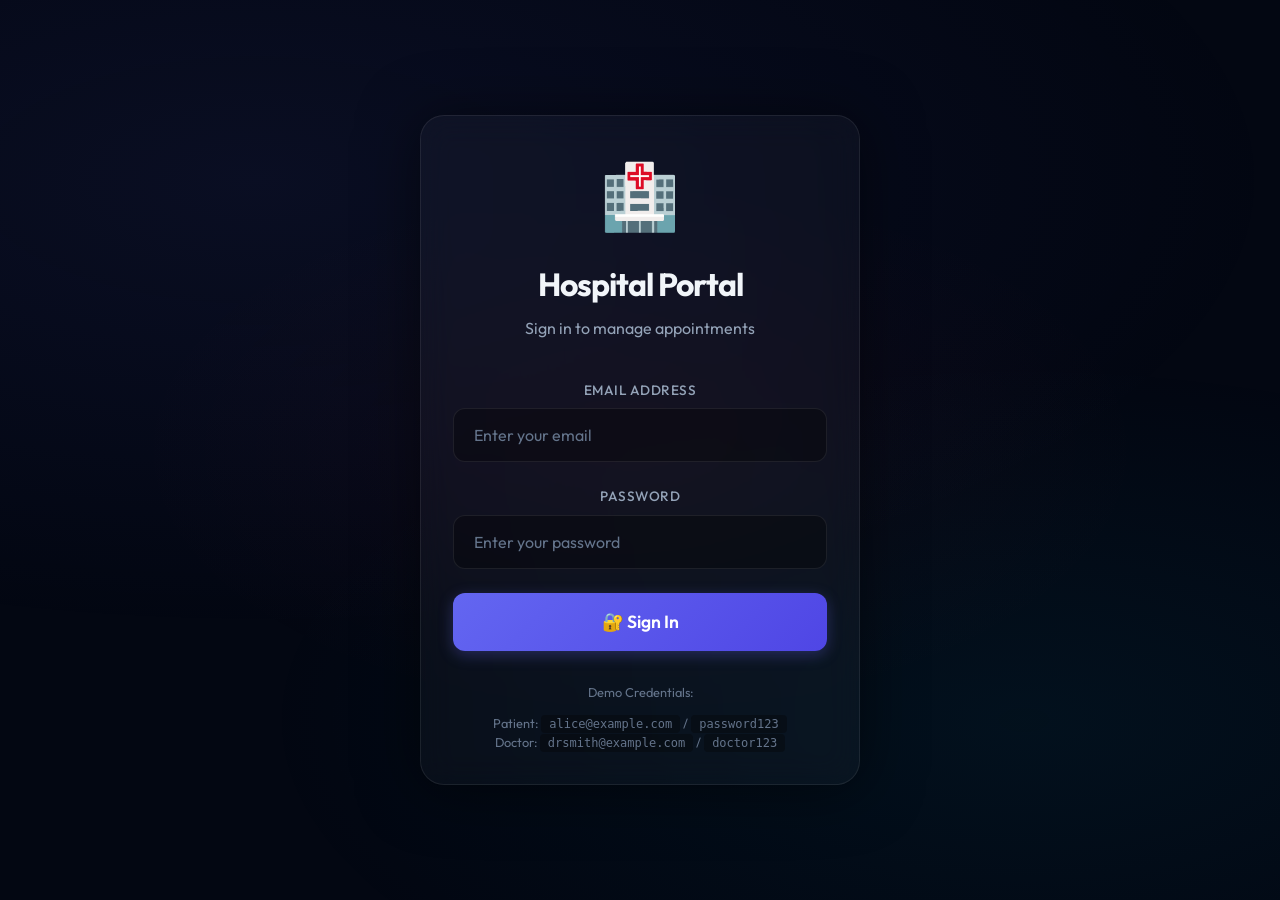
<file: Hos cap/test-frontend/index.html>
<!doctype html>
<html lang="en">
  <head>
    <meta charset="UTF-8" />
    <meta name="viewport" content="width=device-width, initial-scale=1.0" />
    <title>FCM Notification Tester</title>
    <style>
      body {
        font-family: sans-serif;
        max-width: 600px;
        margin: 40px auto;
        padding: 20px;
        line-height: 1.6;
        background-color: #f4f7f6;
      }
      .card {
        background: white;
        padding: 20px;
        border-radius: 8px;
        box-shadow: 0 2px 10px rgba(0, 0, 0, 0.1);
      }
      h1 {
        color: #333;
        margin-top: 0;
      }
      button {
        background: #007bff;
        color: white;
        border: none;
        padding: 10px 20px;
        border-radius: 4px;
        cursor: pointer;
        font-size: 16px;
        margin-right: 10px;
      }
      button:hover {
        background: #0056b3;
      }
      button:disabled {
        background: #ccc;
        cursor: not-allowed;
      }
      pre {
        background: #eee;
        padding: 10px;
        border-radius: 4px;
        overflow-x: auto;
        white-space: pre-wrap;
        word-wrap: break-word;
        font-size: 12px;
      }
      .status {
        margin-bottom: 20px;
        font-weight: bold;
      }
      .error {
        color: #d9534f;
      }
      .success {
        color: #5cb85c;
      }
      .info {
        color: #5bc0de;
      }
      input {
        padding: 8px;
        width: 100%;
        box-sizing: border-box;
        margin-bottom: 10px;
        border: 1px solid #ddd;
        border-radius: 4px;
      }
    </style>
  </head>
  <body>
    <div class="card">
      <h1>🔔 FCM Tester</h1>

      <div id="status" class="status info">Initializing Firebase...</div>

      <div style="margin-bottom: 20px">
        <label for="vapidKey"
          ><strong>VAPID Key (Web Push Certificates):</strong></label
        >
        <input
          type="text"
          id="vapidKey"
          placeholder="Paste your VAPID key here from Firebase Console..."
        />
        <p style="font-size: 12px; color: #666">
          Find this in Firebase Console > Project Settings > Cloud Messaging >
          Web Push certificates.
        </p>
      </div>

      <div style="margin-bottom: 20px">
        <label for="userId"><strong>User ID (for registration):</strong></label>
        <input type="number" id="userId" value="1" />
      </div>

      <button id="btnPermission">1. Request Permission & Get Token</button>

      <div style="margin-top: 20px">
        <strong>FCM Token:</strong>
        <pre id="token">No token yet.</pre>
      </div>

      <div style="margin-top: 20px">
        <strong>Logs:</strong>
        <pre id="logs" style="max-height: 200px; overflow-y: auto">
Waiting for actions...</pre
        >
      </div>
    </div>

    <script>
      // ── Auth Gate ──────────────────────────────────────────────────
      const userData = sessionStorage.getItem('user');
      if (!userData) {
          window.location.href = 'login.html';
      } else {
          const user = JSON.parse(userData);
          window.location.href = user.role === 'DOCTOR' ? 'doctor-dashboard.html' : 'patient-dashboard.html';
      }
    </script>
    <script type="module">
      import { initializeApp } from "https://www.gstatic.com/firebasejs/10.12.0/firebase-app.js";
      import {
        getMessaging,
        getToken,
        onMessage,
      } from "https://www.gstatic.com/firebasejs/10.12.0/firebase-messaging.js";

      // Your Firebase configuration
      const firebaseConfig = {
        apiKey: "AIzaSyBH78ReQl2cYXl8GQrxrHdv6sD7XrxUgiQ",
        authDomain: "hospital-app-db.firebaseapp.com",
        projectId: "hospital-app-db",
        storageBucket: "hospital-app-db.firebasestorage.app",
        messagingSenderId: "1001387124445",
        appId: "1:1001387124445:web:29fcd53656252e2867dd34",
        measurementId: "G-CLEXPZ4P0P",
      };

      // Initialize Firebase
      const app = initializeApp(firebaseConfig);
      const messaging = getMessaging(app);

      const statusEl = document.getElementById("status");
      const tokenEl = document.getElementById("token");
      const logsEl = document.getElementById("logs");
      const vapidKeyInput = document.getElementById("vapidKey");
      const userIdInput = document.getElementById("userId");
      const btnPermission = document.getElementById("btnPermission");

      function log(message, type = "") {
        const span = document.createElement("div");
        span.className = type;
        span.textContent = `[${new Date().toLocaleTimeString()}] ${message}`;
        logsEl.prepend(span);
        console.log(message);
      }

      statusEl.textContent = "Firebase Ready.";
      statusEl.className = "status success";

      // Handle Foreground Messages
      onMessage(messaging, (payload) => {
        log("Foreground notification received!", "success");
        console.log("Payload:", payload);

        // Show native notification if allowed
        if (Notification.permission === "granted") {
          new Notification(payload.notification.title, {
            body: payload.notification.body,
            icon: "https://cdn-icons-png.flaticon.com/512/182/182836.png",
          });
        }
      });

      btnPermission.addEventListener("click", async () => {
        const vapidKey = vapidKeyInput.value.trim();
        const userId = userIdInput.value;

        if (!vapidKey) {
          alert("Please enter your VAPID Key from Firebase Console!");
          return;
        }

        try {
          statusEl.textContent = "Requesting permission...";
          statusEl.className = "status info";

          const permission = await Notification.requestPermission();
          if (permission === "granted") {
            log("Permission granted.");

            statusEl.textContent = "Getting FCM token...";
            const token = await getToken(messaging, { vapidKey });

            if (token) {
              tokenEl.textContent = token;
              log("FCM Token received successfully.", "success");

              // Register with backend
              statusEl.textContent = "Registering token with backend...";
              await registerWithBackend(userId, token);
            } else {
              log(
                "No registration token available. Request permission to generate one.",
                "error",
              );
            }
          } else {
            log("Permission denied.", "error");
            statusEl.textContent = "Permission denied.";
            statusEl.className = "status error";
          }
        } catch (err) {
          log("Error: " + err.message, "error");
          statusEl.textContent = "Failed.";
          statusEl.className = "status error";
        }
      });

      async function registerWithBackend(userId, token) {
        try {
          const response = await fetch(
            `http://localhost:8000/devices/register?user_id=${userId}`,
            {
              method: "POST",
              headers: { "Content-Type": "application/json" },
              body: JSON.stringify({ token }),
            },
          );

          if (response.ok) {
            log(
              "Token registered with backend (user " + userId + ").",
              "success",
            );
            statusEl.textContent = "Ready for notifications!";
            statusEl.className = "status success";
          } else {
            const data = await response.json();
            log("Backend error: " + (data.detail || "Unknown error"), "error");
            statusEl.textContent = "Backend Error.";
            statusEl.className = "status error";
          }
        } catch (err) {
          log("Failed to connect to backend: " + err.message, "error");
          statusEl.textContent = "Backend Connection Failed.";
          statusEl.className = "status error";
        }
      }
    </script>
  </body>
</html>
</file>
<file: Hos cap/test-frontend/styles.css>
/* ═══════════════════════════════════════════════════════════════════
   Hospital Appointment System — Shared Design System
   ═══════════════════════════════════════════════════════════════════ */

@import url("https://fonts.googleapis.com/css2?family=Outfit:wght@300;400;500;600;700&display=swap");

:root {
  --primary: #6366f1;
  --primary-glow: rgba(99, 102, 241, 0.3);
  --secondary: #4f46e5;
  --accent: #f43f5e;
  --accent-glow: rgba(244, 63, 94, 0.3);
  --success: #22c55e;
  --success-glow: rgba(34, 197, 94, 0.2);
  --warning: #eab308;
  --warning-glow: rgba(234, 179, 8, 0.2);
  --doctor: #06b6d4;
  --doctor-glow: rgba(6, 182, 212, 0.3);

  --bg-deep: #030712;
  --bg: #0f172a;
  --bg-card: rgba(15, 23, 42, 0.6);
  --glass: rgba(255, 255, 255, 0.03);
  --glass-border: rgba(255, 255, 255, 0.08);
  --glass-hover: rgba(255, 255, 255, 0.06);
  --text: #f1f5f9;
  --text-muted: #94a3b8;
  --text-dim: #64748b;

  --radius-sm: 8px;
  --radius-md: 12px;
  --radius-lg: 20px;
  --radius-xl: 24px;
  --radius-pill: 9999px;

  --shadow: 0 4px 60px rgba(0, 0, 0, 0.5);
  --shadow-glow-primary: 0 0 40px var(--primary-glow);
  --shadow-glow-accent: 0 0 40px var(--accent-glow);
}

*,
*::before,
*::after {
  box-sizing: border-box;
  margin: 0;
  padding: 0;
}

body {
  font-family:
    "Outfit",
    -apple-system,
    BlinkMacSystemFont,
    sans-serif;
  background: var(--bg-deep);
  color: var(--text);
  min-height: 100vh;
  line-height: 1.5;
  -webkit-font-smoothing: antialiased;
}

/* ─── Animated Background ──────────────────────────────────────── */
body::before {
  content: "";
  position: fixed;
  inset: 0;
  background:
    radial-gradient(
      ellipse 80% 50% at 20% 20%,
      rgba(99, 102, 241, 0.08),
      transparent
    ),
    radial-gradient(
      ellipse 60% 40% at 80% 80%,
      rgba(6, 182, 212, 0.06),
      transparent
    ),
    radial-gradient(
      ellipse 40% 30% at 50% 50%,
      rgba(244, 63, 94, 0.04),
      transparent
    );
  z-index: 0;
  pointer-events: none;
}

/* ─── Layout ───────────────────────────────────────────────────── */
.page-container {
  position: relative;
  z-index: 1;
  max-width: 1200px;
  margin: 0 auto;
  padding: 2rem;
}

/* ─── Header ───────────────────────────────────────────────────── */
.app-header {
  display: flex;
  justify-content: space-between;
  align-items: center;
  padding: 1.5rem 2rem;
  background: var(--glass);
  backdrop-filter: blur(20px);
  border: 1px solid var(--glass-border);
  border-radius: var(--radius-xl);
  margin-bottom: 2rem;
}

.app-header .logo {
  display: flex;
  align-items: center;
  gap: 0.75rem;
  font-size: 1.5rem;
  font-weight: 700;
  letter-spacing: -0.5px;
}

.app-header .logo-icon {
  font-size: 2rem;
}

.app-header .user-info {
  display: flex;
  align-items: center;
  gap: 1rem;
}

.app-header .user-name {
  font-weight: 500;
  color: var(--text-muted);
}

.app-header .user-role {
  padding: 0.3rem 0.8rem;
  border-radius: var(--radius-pill);
  font-size: 0.7rem;
  font-weight: 700;
  text-transform: uppercase;
  letter-spacing: 0.5px;
}

.role-patient {
  background: var(--primary-glow);
  color: var(--primary);
  border: 1px solid rgba(99, 102, 241, 0.3);
}
.role-doctor {
  background: var(--doctor-glow);
  color: var(--doctor);
  border: 1px solid rgba(6, 182, 212, 0.3);
}

/* ─── Cards ────────────────────────────────────────────────────── */
.card {
  background: var(--glass);
  backdrop-filter: blur(16px);
  border: 1px solid var(--glass-border);
  border-radius: var(--radius-xl);
  padding: 2rem;
  box-shadow: var(--shadow);
  transition:
    transform 0.3s ease,
    box-shadow 0.3s ease;
}

.card:hover {
  transform: translateY(-2px);
  box-shadow:
    var(--shadow),
    0 0 20px rgba(255, 255, 255, 0.02);
}

.card-title {
  display: flex;
  align-items: center;
  gap: 0.75rem;
  font-size: 1.25rem;
  font-weight: 600;
  margin-bottom: 1.5rem;
  padding-bottom: 1rem;
  border-bottom: 1px solid var(--glass-border);
}

.card-title .icon {
  font-size: 1.5rem;
}

/* ─── Buttons ──────────────────────────────────────────────────── */
.btn {
  display: inline-flex;
  align-items: center;
  justify-content: center;
  gap: 0.5rem;
  padding: 0.85rem 1.5rem;
  border: none;
  border-radius: var(--radius-md);
  font-family: inherit;
  font-size: 0.95rem;
  font-weight: 600;
  cursor: pointer;
  transition: all 0.25s cubic-bezier(0.175, 0.885, 0.32, 1.275);
  text-decoration: none;
  white-space: nowrap;
}

.btn:active {
  transform: scale(0.96);
}
.btn:disabled {
  opacity: 0.5;
  cursor: not-allowed;
  transform: none;
}

.btn-primary {
  background: linear-gradient(135deg, var(--primary), var(--secondary));
  color: white;
  box-shadow: 0 4px 15px var(--primary-glow);
}
.btn-primary:hover:not(:disabled) {
  box-shadow: 0 6px 25px var(--primary-glow);
  transform: translateY(-1px);
}

.btn-accent {
  background: linear-gradient(135deg, var(--accent), #e11d48);
  color: white;
  box-shadow: 0 4px 15px var(--accent-glow);
}

.btn-success {
  background: linear-gradient(135deg, var(--success), #16a34a);
  color: white;
  box-shadow: 0 4px 15px var(--success-glow);
}
.btn-success:hover:not(:disabled) {
  box-shadow: 0 6px 25px var(--success-glow);
  transform: translateY(-1px);
}

.btn-doctor {
  background: linear-gradient(135deg, var(--doctor), #0891b2);
  color: white;
  box-shadow: 0 4px 15px var(--doctor-glow);
}
.btn-doctor:hover:not(:disabled) {
  box-shadow: 0 6px 25px var(--doctor-glow);
  transform: translateY(-1px);
}

.btn-ghost {
  background: var(--glass);
  color: var(--text-muted);
  border: 1px solid var(--glass-border);
}
.btn-ghost:hover {
  background: var(--glass-hover);
  color: var(--text);
}

.btn-full {
  width: 100%;
}
.btn-sm {
  padding: 0.5rem 1rem;
  font-size: 0.85rem;
}
.btn-lg {
  padding: 1.1rem 2rem;
  font-size: 1.1rem;
}

/* ─── Form Inputs ──────────────────────────────────────────────── */
.form-group {
  margin-bottom: 1.5rem;
}

.form-group label {
  display: block;
  margin-bottom: 0.5rem;
  font-size: 0.85rem;
  font-weight: 500;
  color: var(--text-muted);
  text-transform: uppercase;
  letter-spacing: 0.5px;
}

.form-input {
  width: 100%;
  padding: 1rem 1.25rem;
  background: rgba(0, 0, 0, 0.3);
  border: 1px solid var(--glass-border);
  border-radius: var(--radius-md);
  color: var(--text);
  font-family: inherit;
  font-size: 1rem;
  transition: all 0.2s;
}

.form-input:focus {
  outline: none;
  border-color: var(--primary);
  box-shadow: 0 0 0 4px var(--primary-glow);
}

.form-input::placeholder {
  color: var(--text-dim);
}

/* ─── List Items ───────────────────────────────────────────────── */
.list {
  display: flex;
  flex-direction: column;
  gap: 0.75rem;
}

.list-item {
  background: rgba(0, 0, 0, 0.2);
  padding: 1.25rem;
  border-radius: var(--radius-lg);
  border: 1px solid var(--glass-border);
  display: flex;
  justify-content: space-between;
  align-items: center;
  transition: all 0.2s;
  animation: fadeSlideIn 0.3s ease;
}

.list-item:hover {
  background: rgba(0, 0, 0, 0.3);
  border-color: rgba(255, 255, 255, 0.12);
}

.list-item-info {
  display: flex;
  flex-direction: column;
  gap: 0.25rem;
}

.list-item-id {
  font-size: 0.7rem;
  color: var(--text-dim);
  text-transform: uppercase;
  letter-spacing: 0.5px;
}

.list-item-main {
  font-weight: 500;
  font-size: 1rem;
}

.list-item-sub {
  font-size: 0.85rem;
  color: var(--text-muted);
}

/* ─── Status Badges ────────────────────────────────────────────── */
.badge {
  padding: 0.35rem 0.75rem;
  border-radius: var(--radius-pill);
  font-size: 0.7rem;
  font-weight: 700;
  text-transform: uppercase;
  letter-spacing: 0.5px;
}

.badge-pending {
  background: var(--warning-glow);
  color: var(--warning);
  border: 1px solid rgba(234, 179, 8, 0.3);
}

.badge-accepted {
  background: var(--success-glow);
  color: var(--success);
  border: 1px solid rgba(34, 197, 94, 0.3);
}

/* ─── Notification Bell ────────────────────────────────────────── */
.notification-bell {
  position: relative;
  font-size: 1.5rem;
  cursor: pointer;
  padding: 0.5rem;
  transition: transform 0.2s;
}

.notification-bell:hover {
  transform: scale(1.1);
}

.notification-count {
  position: absolute;
  top: 0;
  right: 0;
  background: var(--accent);
  color: white;
  font-size: 0.65rem;
  font-weight: 700;
  width: 18px;
  height: 18px;
  border-radius: 50%;
  display: flex;
  align-items: center;
  justify-content: center;
  animation: pulse 2s infinite;
}

/* ─── Toast Notifications ──────────────────────────────────────── */
.toast-container {
  position: fixed;
  top: 1.5rem;
  right: 1.5rem;
  z-index: 9999;
  display: flex;
  flex-direction: column;
  gap: 0.75rem;
}

.toast {
  padding: 1rem 1.5rem;
  border-radius: var(--radius-md);
  font-weight: 500;
  font-size: 0.9rem;
  backdrop-filter: blur(20px);
  animation: slideInRight 0.4s cubic-bezier(0.175, 0.885, 0.32, 1.275);
  max-width: 380px;
  box-shadow: 0 10px 40px rgba(0, 0, 0, 0.4);
}

.toast-success {
  background: linear-gradient(
    135deg,
    rgba(34, 197, 94, 0.9),
    rgba(22, 163, 74, 0.9)
  );
  color: white;
}

.toast-info {
  background: linear-gradient(
    135deg,
    rgba(99, 102, 241, 0.9),
    rgba(79, 70, 229, 0.9)
  );
  color: white;
}

.toast-warning {
  background: linear-gradient(
    135deg,
    rgba(234, 179, 8, 0.9),
    rgba(202, 138, 4, 0.9)
  );
  color: #1a1a2e;
}

/* ─── Login Page Specific ──────────────────────────────────────── */
.login-container {
  display: flex;
  justify-content: center;
  align-items: center;
  min-height: 100vh;
  padding: 2rem;
}

.login-card {
  width: 100%;
  max-width: 440px;
  text-align: center;
}

.login-card .logo-large {
  font-size: 4rem;
  margin-bottom: 1rem;
  animation: floatBounce 3s ease-in-out infinite;
}

.login-card h1 {
  font-size: 2rem;
  font-weight: 700;
  letter-spacing: -1px;
  margin-bottom: 0.5rem;
}

.login-card .subtitle {
  color: var(--text-muted);
  margin-bottom: 2.5rem;
  font-size: 1rem;
}

.login-error {
  background: rgba(244, 63, 94, 0.15);
  border: 1px solid rgba(244, 63, 94, 0.3);
  color: var(--accent);
  padding: 0.75rem 1rem;
  border-radius: var(--radius-md);
  margin-bottom: 1rem;
  font-size: 0.9rem;
  display: none;
}

.login-footer {
  margin-top: 2rem;
  font-size: 0.8rem;
  color: var(--text-dim);
}

.login-footer code {
  background: rgba(0, 0, 0, 0.3);
  padding: 0.15rem 0.5rem;
  border-radius: 4px;
  font-size: 0.75rem;
}

/* ─── Grid Layouts ─────────────────────────────────────────────── */
.grid-2 {
  display: grid;
  grid-template-columns: 1fr 1fr;
  gap: 1.5rem;
}

@media (max-width: 768px) {
  .grid-2 {
    grid-template-columns: 1fr;
  }
  .app-header {
    flex-direction: column;
    gap: 1rem;
    text-align: center;
  }
}

/* ─── Stats Row ────────────────────────────────────────────────── */
.stats-row {
  display: grid;
  grid-template-columns: repeat(auto-fit, minmax(150px, 1fr));
  gap: 1rem;
  margin-bottom: 2rem;
}

.stat-card {
  background: var(--glass);
  border: 1px solid var(--glass-border);
  border-radius: var(--radius-lg);
  padding: 1.25rem;
  text-align: center;
  transition: transform 0.2s;
}

.stat-card:hover {
  transform: translateY(-2px);
}

.stat-value {
  font-size: 2rem;
  font-weight: 700;
  background: linear-gradient(135deg, var(--primary), var(--doctor));
  -webkit-background-clip: text;
  -webkit-text-fill-color: transparent;
  background-clip: text;
}

.stat-label {
  font-size: 0.75rem;
  color: var(--text-dim);
  text-transform: uppercase;
  letter-spacing: 0.5px;
  margin-top: 0.25rem;
}

/* ─── Empty State ──────────────────────────────────────────────── */
.empty-state {
  text-align: center;
  padding: 3rem 1rem;
  color: var(--text-dim);
}

.empty-state .icon {
  font-size: 3rem;
  margin-bottom: 1rem;
  opacity: 0.5;
}
.empty-state p {
  font-size: 0.95rem;
}

/* ─── Animations ───────────────────────────────────────────────── */
@keyframes fadeSlideIn {
  from {
    opacity: 0;
    transform: translateY(10px);
  }
  to {
    opacity: 1;
    transform: translateY(0);
  }
}

@keyframes slideInRight {
  from {
    opacity: 0;
    transform: translateX(100px);
  }
  to {
    opacity: 1;
    transform: translateX(0);
  }
}

@keyframes pulse {
  0%,
  100% {
    box-shadow: 0 0 0 0 rgba(244, 63, 94, 0.4);
  }
  50% {
    box-shadow: 0 0 0 8px rgba(244, 63, 94, 0);
  }
}

@keyframes floatBounce {
  0%,
  100% {
    transform: translateY(0);
  }
  50% {
    transform: translateY(-10px);
  }
}

@keyframes spin {
  from {
    transform: rotate(0deg);
  }
  to {
    transform: rotate(360deg);
  }
}

.spinner {
  display: inline-block;
  width: 18px;
  height: 18px;
  border: 2px solid rgba(255, 255, 255, 0.3);
  border-top-color: white;
  border-radius: 50%;
  animation: spin 0.6s linear infinite;
}

/* ─── Scrollbar ────────────────────────────────────────────────── */
::-webkit-scrollbar {
  width: 6px;
}
::-webkit-scrollbar-track {
  background: transparent;
}
::-webkit-scrollbar-thumb {
  background: var(--glass-border);
  border-radius: 3px;
}
::-webkit-scrollbar-thumb:hover {
  background: rgba(255, 255, 255, 0.15);
}
</file>
